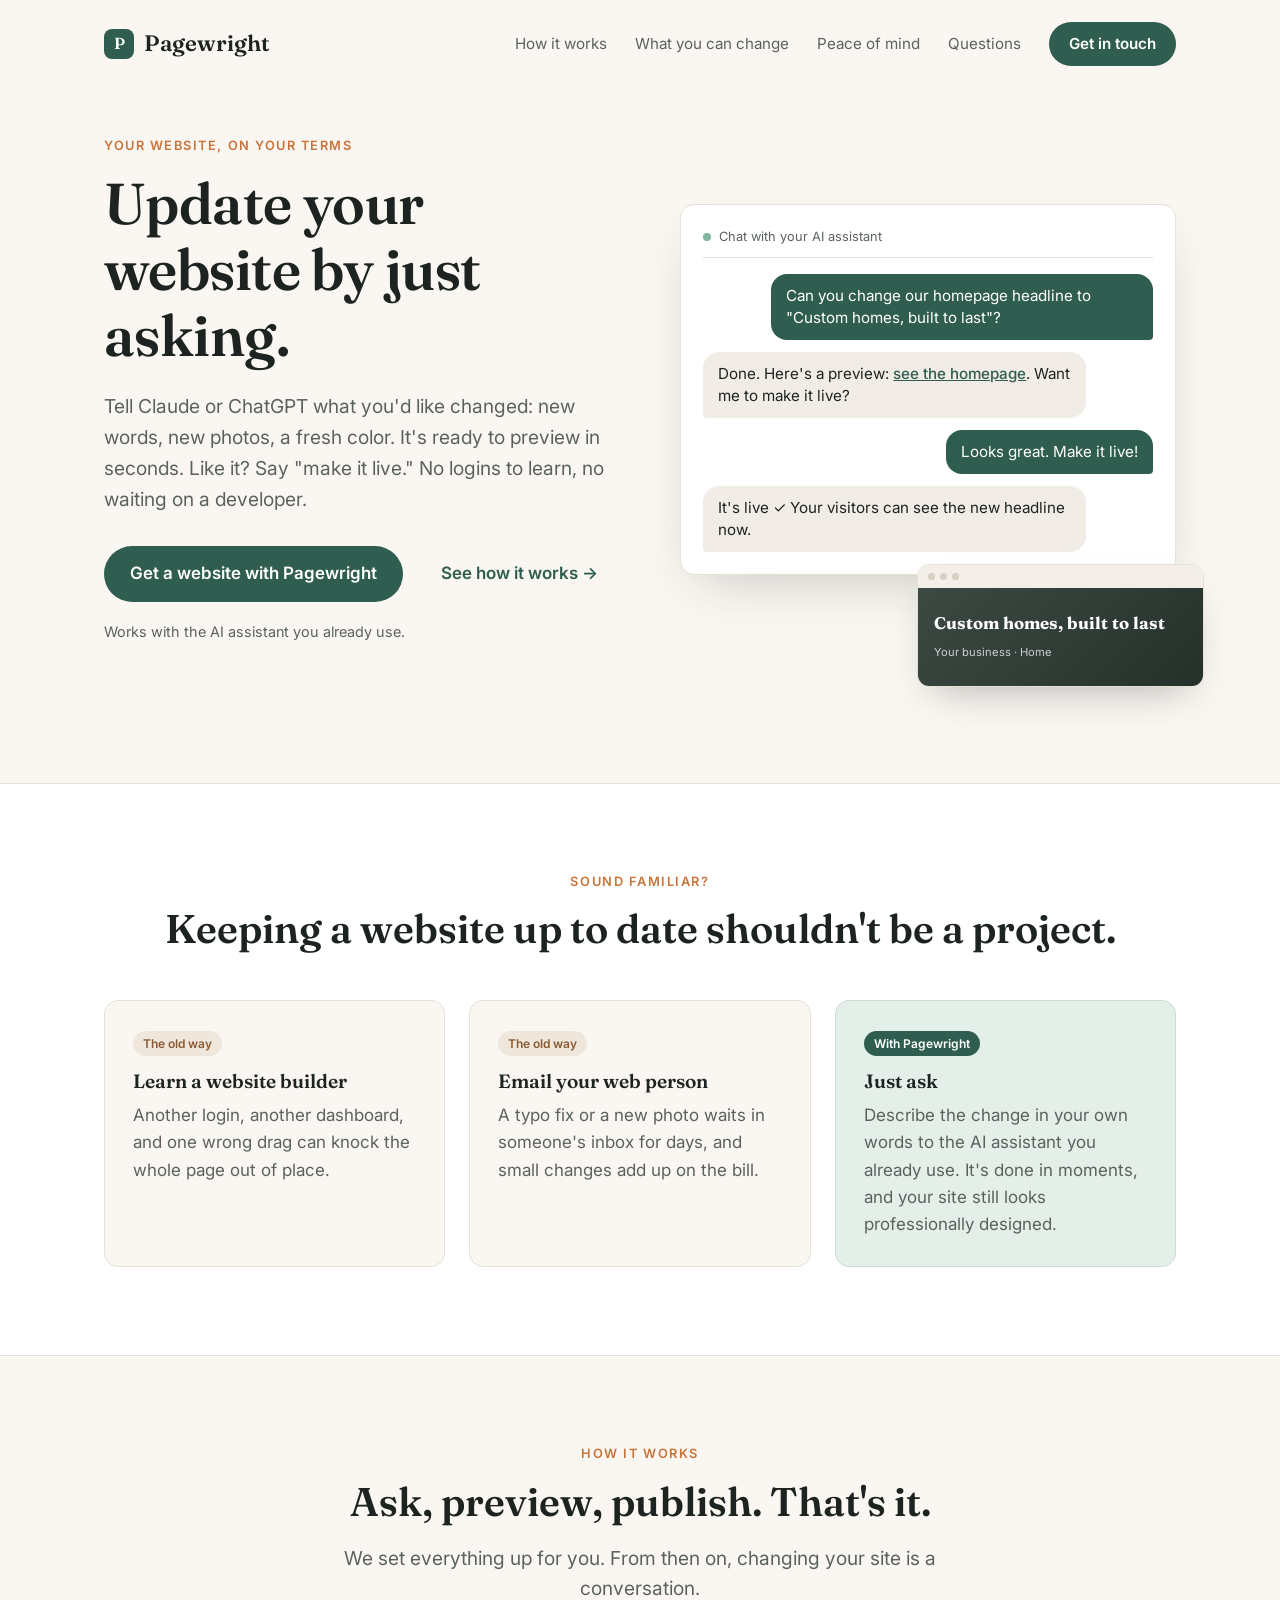
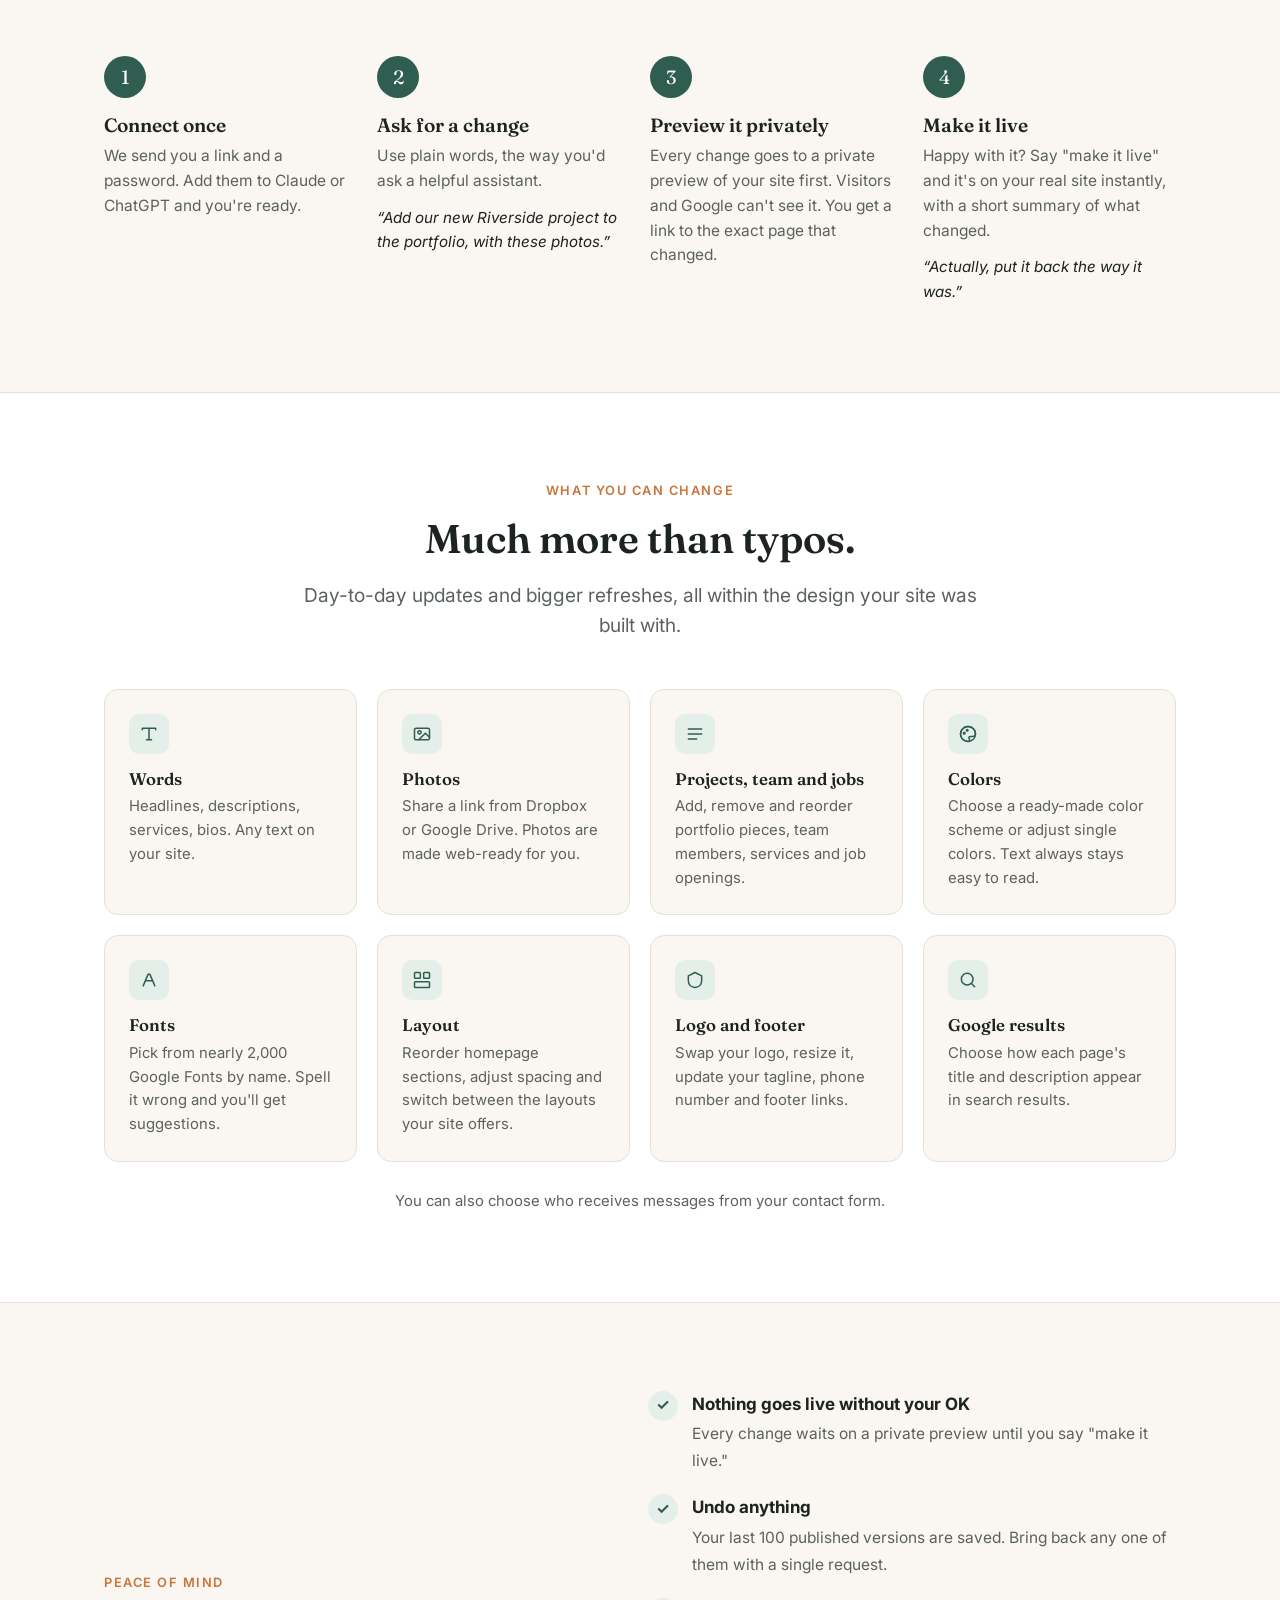
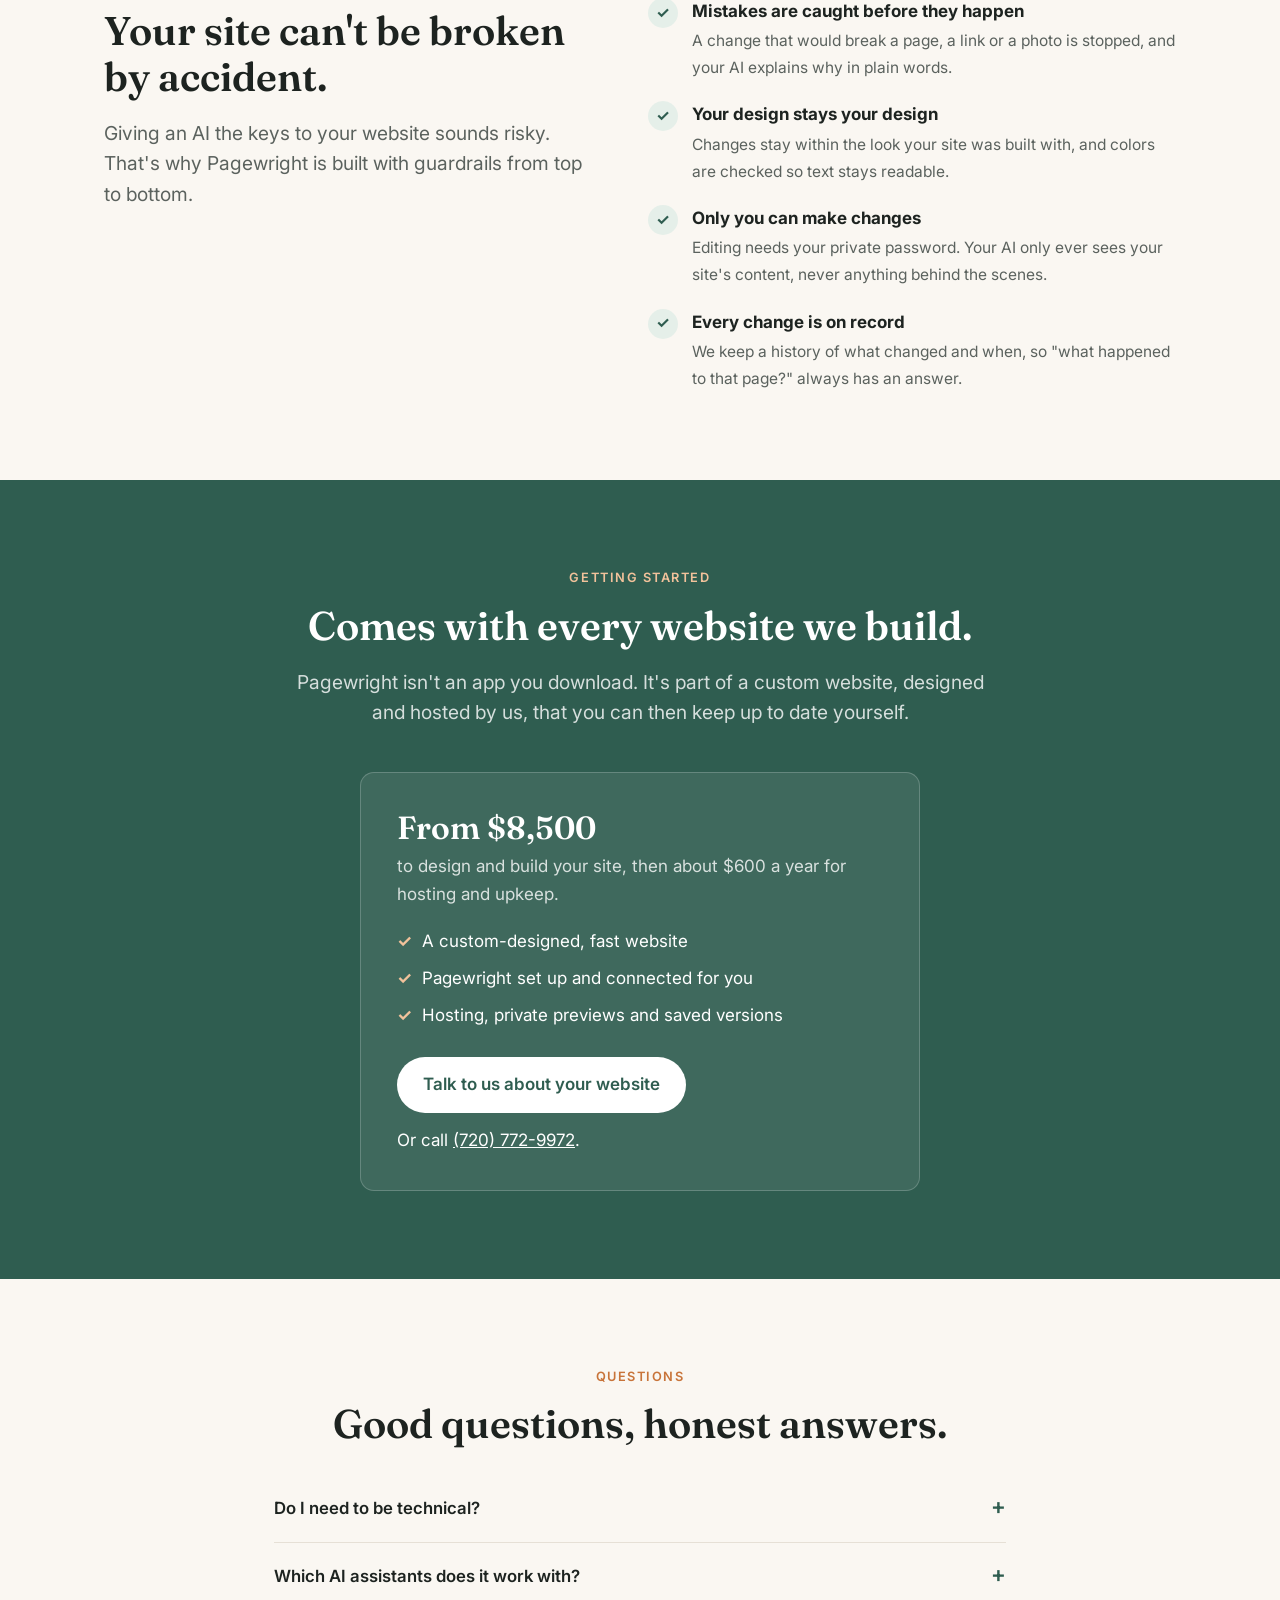
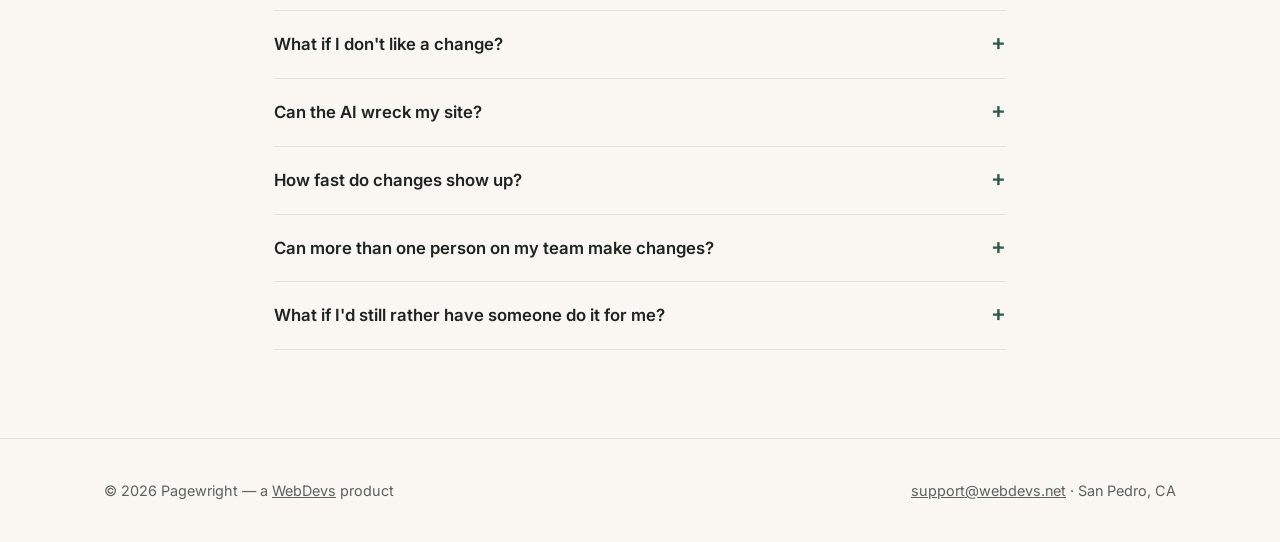
<file: index.html>
<!doctype html>
<html lang="en">
<head>
<meta charset="utf-8">
<meta name="viewport" content="width=device-width, initial-scale=1">
<title>Pagewright — Edit your website by just asking</title>
<meta name="description" content="Change your website's words, photos, colors and more by asking Claude or ChatGPT. Every change is previewed first, and any change can be undone.">
<link rel="preconnect" href="https://fonts.googleapis.com">
<link rel="preconnect" href="https://fonts.gstatic.com" crossorigin>
<link href="https://fonts.googleapis.com/css2?family=Fraunces:opsz,wght@9..144,500;9..144,600&family=Inter:wght@400;500;600&display=swap" rel="stylesheet">
<style>
  :root {
    --bg: #faf7f2;
    --surface: #ffffff;
    --ink: #1d2320;
    --muted: #5b625e;
    --line: #e6e0d6;
    --accent: #2f5d50;
    --accent-ink: #ffffff;
    --accent-soft: #e5efe9;
    --warm: #c8743a;
    --radius: 14px;
  }
  * { box-sizing: border-box; }
  html { scroll-behavior: smooth; }
  body {
    margin: 0;
    background: var(--bg);
    color: var(--ink);
    font: 400 17px/1.6 Inter, system-ui, -apple-system, sans-serif;
    -webkit-font-smoothing: antialiased;
  }
  h1, h2, h3 { font-family: Fraunces, Georgia, serif; font-weight: 600; line-height: 1.15; margin: 0; }
  h1 { font-size: clamp(2.3rem, 5vw, 3.6rem); letter-spacing: -0.01em; }
  h2 { font-size: clamp(1.8rem, 3.5vw, 2.5rem); }
  h3 { font-size: 1.2rem; }
  p { margin: 0; }
  a { color: inherit; }
  .wrap { max-width: 1120px; margin: 0 auto; padding: 0 24px; }
  section { padding: 88px 0; }
  .eyebrow { font-size: 0.8rem; font-weight: 600; letter-spacing: 0.12em; text-transform: uppercase; color: var(--warm); margin-bottom: 14px; }
  .lead { font-size: 1.2rem; color: var(--muted); max-width: 36em; }
  .center { text-align: center; }
  .center .lead { margin: 18px auto 0; }

  .btn { display: inline-block; padding: 14px 26px; border-radius: 999px; font-weight: 600; text-decoration: none; transition: transform .15s ease, background .15s ease; }
  .btn-primary { background: var(--accent); color: var(--accent-ink); }
  .btn-primary:hover { background: #244a40; transform: translateY(-1px); }
  .btn-ghost { color: var(--accent); }
  .btn-ghost:hover { text-decoration: underline; }

  /* nav */
  nav { padding: 22px 0; }
  nav .wrap { display: flex; align-items: center; justify-content: space-between; }
  .logo { font-family: Fraunces, Georgia, serif; font-size: 1.4rem; font-weight: 600; text-decoration: none; display: flex; align-items: center; gap: 10px; }
  .logo-mark { width: 30px; height: 30px; border-radius: 8px; background: var(--accent); display: grid; place-items: center; color: #fff; font-size: 1rem; }
  nav .links { display: flex; gap: 28px; align-items: center; font-size: 0.95rem; }
  nav .links a { text-decoration: none; color: var(--muted); }
  nav .links a:hover { color: var(--ink); }
  nav .links .btn { color: var(--accent-ink); padding: 10px 20px; }

  /* hero */
  .hero { padding: 48px 0 140px; }
  .hero .wrap { display: grid; grid-template-columns: 1.05fr 1fr; gap: 56px; align-items: center; }
  .hero p.lead { margin: 22px 0 32px; }
  .hero .ctas { display: flex; gap: 12px; flex-wrap: wrap; align-items: center; }
  .hero .small { margin-top: 18px; font-size: 0.9rem; color: var(--muted); }

  .demo { position: relative; }
  .chat { background: var(--surface); border: 1px solid var(--line); border-radius: var(--radius); box-shadow: 0 20px 50px -20px rgba(29,35,32,.25); padding: 22px; display: flex; flex-direction: column; gap: 12px; }
  .chat-head { display: flex; align-items: center; gap: 8px; font-size: 0.8rem; color: var(--muted); padding-bottom: 10px; border-bottom: 1px solid var(--line); margin-bottom: 4px; }
  .dot { width: 8px; height: 8px; border-radius: 50%; background: #7fb59a; }
  .bubble { max-width: 85%; padding: 11px 15px; border-radius: 16px; font-size: 0.95rem; line-height: 1.45; opacity: 0; transform: translateY(6px); animation: pop .4s ease forwards; }
  .me { align-self: flex-end; background: var(--accent); color: #fff; border-bottom-right-radius: 4px; }
  .ai { align-self: flex-start; background: #f1ede6; border-bottom-left-radius: 4px; }
  .ai a { color: var(--accent); font-weight: 500; }
  .bubble:nth-child(2) { animation-delay: .2s; }
  .bubble:nth-child(3) { animation-delay: 1s; }
  .bubble:nth-child(4) { animation-delay: 1.8s; }
  .bubble:nth-child(5) { animation-delay: 2.6s; }
  @keyframes pop { to { opacity: 1; transform: none; } }
  @media (prefers-reduced-motion: reduce) { .bubble { animation: none; opacity: 1; transform: none; } }

  .site-card { position: absolute; right: -28px; bottom: -112px; width: 58%; background: var(--surface); border: 1px solid var(--line); border-radius: 12px; overflow: hidden; box-shadow: 0 18px 40px -18px rgba(29,35,32,.35); }
  .site-bar { display: flex; gap: 5px; padding: 8px 10px; background: #f3efe8; }
  .site-bar span { width: 7px; height: 7px; border-radius: 50%; background: #d6cfc3; }
  .site-flag { background: var(--warm); color: #fff; font-size: 0.65rem; font-weight: 600; letter-spacing: .08em; text-transform: uppercase; text-align: center; padding: 4px; }
  .site-hero { padding: 22px 16px; background: linear-gradient(135deg, #3c4a43, #26302b); color: #fff; }
  .site-hero b { font-family: Fraunces, Georgia, serif; font-size: 1.05rem; display: block; }
  .site-hero i { font-style: normal; font-size: 0.7rem; opacity: .75; }

  /* problem */
  .problem { background: var(--surface); border-top: 1px solid var(--line); border-bottom: 1px solid var(--line); }
  .cards3 { display: grid; grid-template-columns: repeat(3, 1fr); gap: 24px; margin-top: 48px; }
  .card { background: var(--bg); border: 1px solid var(--line); border-radius: var(--radius); padding: 28px; }
  .card h3 { margin-bottom: 10px; }
  .card p { color: var(--muted); }
  .card.good { background: var(--accent-soft); border-color: #c9ddd2; }
  .tag { display: inline-block; font-size: 0.75rem; font-weight: 600; padding: 3px 10px; border-radius: 999px; margin-bottom: 14px; background: #efe7dc; color: #8a5a35; }
  .good .tag { background: var(--accent); color: #fff; }

  /* steps */
  .steps { display: grid; grid-template-columns: repeat(4, 1fr); gap: 20px; margin-top: 52px; counter-reset: s; }
  .step { position: relative; padding-top: 58px; }
  .step::before { counter-increment: s; content: counter(s); position: absolute; top: 0; left: 0; width: 42px; height: 42px; border-radius: 50%; background: var(--accent); color: #fff; font-family: Fraunces, Georgia, serif; font-size: 1.2rem; display: grid; place-items: center; }
  .step h3 { margin-bottom: 8px; }
  .step p { color: var(--muted); font-size: 0.97rem; }
  .step q { display: block; margin-top: 12px; font-style: italic; color: var(--ink); quotes: "“" "”"; font-size: 0.95rem; }

  /* features */
  .features { background: var(--surface); border-top: 1px solid var(--line); border-bottom: 1px solid var(--line); }
  .grid4 { display: grid; grid-template-columns: repeat(4, 1fr); gap: 20px; margin-top: 48px; }
  .tile { border: 1px solid var(--line); border-radius: var(--radius); padding: 24px; background: var(--bg); }
  .tile .ic { width: 40px; height: 40px; border-radius: 10px; background: var(--accent-soft); display: grid; place-items: center; margin-bottom: 16px; }
  .tile .ic svg { width: 20px; height: 20px; stroke: var(--accent); fill: none; stroke-width: 1.8; stroke-linecap: round; stroke-linejoin: round; }
  .tile h3 { font-size: 1.05rem; margin-bottom: 6px; }
  .tile p { font-size: 0.93rem; color: var(--muted); }

  /* safety */
  .safety .wrap { display: grid; grid-template-columns: 1fr 1.1fr; gap: 64px; align-items: center; }
  .checks { list-style: none; padding: 0; margin: 0; display: grid; gap: 20px; }
  .checks li { display: grid; grid-template-columns: 30px 1fr; gap: 14px; }
  .checks .ck { width: 30px; height: 30px; border-radius: 50%; background: var(--accent-soft); color: var(--accent); display: grid; place-items: center; font-weight: 700; }
  .checks b { display: block; margin-bottom: 2px; }
  .checks span { color: var(--muted); font-size: 0.97rem; }
  .safety .lead { margin-top: 18px; }

  /* pricing */
  .pricing { background: var(--accent); color: #fff; }
  .pricing .eyebrow { color: #f2c29b; }
  .pricing .lead { color: rgba(255,255,255,.8); }
  .price-box { margin: 44px auto 0; max-width: 560px; background: rgba(255,255,255,.08); border: 1px solid rgba(255,255,255,.2); border-radius: var(--radius); padding: 36px; text-align: left; }
  .price-box ul { list-style: none; padding: 0; margin: 20px 0 28px; display: grid; gap: 10px; }
  .price-box li::before { content: "✓"; margin-right: 10px; color: #f2c29b; font-weight: 700; }
  .price-box .btn { background: #fff; color: var(--accent); }
  .price-figure strong { display: block; font-family: Fraunces, Georgia, serif; font-size: 2rem; font-weight: 600; line-height: 1.2; }
  .price-figure span { display: block; margin-top: 6px; color: rgba(255,255,255,.8); }
  .todo { display: inline-block; background: #fff3c4; color: #6b5200; font: 600 0.75rem/1.4 Inter, sans-serif; padding: 3px 8px; border-radius: 6px; }

  /* faq */
  .faq .wrap { max-width: 780px; }
  details { border-bottom: 1px solid var(--line); padding: 20px 0; }
  summary { cursor: pointer; font-weight: 600; font-size: 1.05rem; list-style: none; display: flex; justify-content: space-between; gap: 16px; }
  summary::-webkit-details-marker { display: none; }
  summary::after { content: "+"; color: var(--accent); font-size: 1.4rem; line-height: 1; }
  details[open] summary::after { content: "–"; }
  details p { margin-top: 12px; color: var(--muted); }

  footer { padding: 40px 0; border-top: 1px solid var(--line); color: var(--muted); font-size: 0.9rem; }
  footer .wrap { display: flex; justify-content: space-between; flex-wrap: wrap; gap: 12px; }

  @media (max-width: 900px) {
    .hero .wrap, .safety .wrap { grid-template-columns: 1fr; gap: 72px; }
    .site-card { right: 8px; bottom: -100px; }
    .cards3 { grid-template-columns: 1fr; }
    .steps, .grid4 { grid-template-columns: 1fr 1fr; }
    nav .links a:not(.btn) { display: none; }
  }
  @media (max-width: 560px) {
    section { padding: 64px 0; }
    .wrap { padding: 0 16px; }
    .steps, .grid4 { grid-template-columns: 1fr; }
    .site-card { position: static; width: 100%; margin-top: 16px; }
  }
</style>
</head>
<body>

<nav>
  <div class="wrap">
    <a class="logo" href="#"><span class="logo-mark">P</span>Pagewright</a>
    <div class="links">
      <a href="#how">How it works</a>
      <a href="#what">What you can change</a>
      <a href="#safe">Peace of mind</a>
      <a href="#faq">Questions</a>
      <a class="btn btn-primary" href="#contact">Get in touch</a>
    </div>
  </div>
</nav>

<header class="hero">
  <div class="wrap">
    <div>
      <div class="eyebrow">Your website, on your terms</div>
      <h1>Update your website by just asking.</h1>
      <p class="lead">Tell Claude or ChatGPT what you'd like changed: new words, new photos, a fresh color. It's ready to preview in seconds. Like it? Say "make it live." No logins to learn, no waiting on a developer.</p>
      <div class="ctas">
        <a class="btn btn-primary" href="#contact">Get a website with Pagewright</a>
        <a class="btn btn-ghost" href="#how">See how it works →</a>
      </div>
      <p class="small">Works with the AI assistant you already use.</p>
    </div>

    <div class="demo" aria-label="Example conversation">
      <div class="chat">
        <div class="chat-head"><span class="dot"></span> Chat with your AI assistant</div>
        <div class="bubble me">Can you change our homepage headline to "Custom homes, built to last"?</div>
        <div class="bubble ai">Done. Here's a preview: <a href="#how">see the homepage</a>. Want me to make it live?</div>
        <div class="bubble me">Looks great. Make it live!</div>
        <div class="bubble ai">It's live ✓ Your visitors can see the new headline now.</div>
      </div>
      <div class="site-card" aria-hidden="true">
        <div class="site-bar"><span></span><span></span><span></span></div>
        <div class="site-hero"><b>Custom homes, built to last</b><i>Your business · Home</i></div>
      </div>
    </div>
  </div>
</header>

<section class="problem">
  <div class="wrap center">
    <div class="eyebrow">Sound familiar?</div>
    <h2>Keeping a website up to date shouldn't be a project.</h2>
    <div class="cards3" style="text-align:left">
      <div class="card">
        <span class="tag">The old way</span>
        <h3>Learn a website builder</h3>
        <p>Another login, another dashboard, and one wrong drag can knock the whole page out of place.</p>
      </div>
      <div class="card">
        <span class="tag">The old way</span>
        <h3>Email your web person</h3>
        <p>A typo fix or a new photo waits in someone's inbox for days, and small changes add up on the bill.</p>
      </div>
      <div class="card good">
        <span class="tag">With Pagewright</span>
        <h3>Just ask</h3>
        <p>Describe the change in your own words to the AI assistant you already use. It's done in moments, and your site still looks professionally designed.</p>
      </div>
    </div>
  </div>
</section>

<section id="how">
  <div class="wrap">
    <div class="center">
      <div class="eyebrow">How it works</div>
      <h2>Ask, preview, publish. That's it.</h2>
      <p class="lead">We set everything up for you. From then on, changing your site is a conversation.</p>
    </div>
    <div class="steps">
      <div class="step">
        <h3>Connect once</h3>
        <p>We send you a link and a password. Add them to Claude or ChatGPT and you're ready.</p>
      </div>
      <div class="step">
        <h3>Ask for a change</h3>
        <p>Use plain words, the way you'd ask a helpful assistant.</p>
        <q>Add our new Riverside project to the portfolio, with these photos.</q>
      </div>
      <div class="step">
        <h3>Preview it privately</h3>
        <p>Every change goes to a private preview of your site first. Visitors and Google can't see it. You get a link to the exact page that changed.</p>
      </div>
      <div class="step">
        <h3>Make it live</h3>
        <p>Happy with it? Say "make it live" and it's on your real site instantly, with a short summary of what changed.</p>
        <q>Actually, put it back the way it was.</q>
      </div>
    </div>
  </div>
</section>

<section id="what" class="features">
  <div class="wrap">
    <div class="center">
      <div class="eyebrow">What you can change</div>
      <h2>Much more than typos.</h2>
      <p class="lead">Day-to-day updates and bigger refreshes, all within the design your site was built with.</p>
    </div>
    <div class="grid4">
      <div class="tile">
        <div class="ic"><svg viewBox="0 0 24 24"><path d="M4 7V5h16v2M9 19h6M12 5v14"/></svg></div>
        <h3>Words</h3>
        <p>Headlines, descriptions, services, bios. Any text on your site.</p>
      </div>
      <div class="tile">
        <div class="ic"><svg viewBox="0 0 24 24"><rect x="3" y="5" width="18" height="14" rx="2"/><circle cx="9" cy="10" r="2"/><path d="m21 16-5-5-8 8"/></svg></div>
        <h3>Photos</h3>
        <p>Share a link from Dropbox or Google Drive. Photos are made web-ready for you.</p>
      </div>
      <div class="tile">
        <div class="ic"><svg viewBox="0 0 24 24"><path d="M4 6h16M4 12h16M4 18h10"/></svg></div>
        <h3>Projects, team and jobs</h3>
        <p>Add, remove and reorder portfolio pieces, team members, services and job openings.</p>
      </div>
      <div class="tile">
        <div class="ic"><svg viewBox="0 0 24 24"><circle cx="12" cy="12" r="9"/><path d="M12 3a9 9 0 0 0 0 18c1.5 0 2-1 2-2s-1-1.5-1-2.5 1-1.5 2-1.5h2a4 4 0 0 0 4-4c0-4.4-4-8-9-8z"/><circle cx="7.5" cy="11" r="1"/><circle cx="11" cy="7.5" r="1"/></svg></div>
        <h3>Colors</h3>
        <p>Choose a ready-made color scheme or adjust single colors. Text always stays easy to read.</p>
      </div>
      <div class="tile">
        <div class="ic"><svg viewBox="0 0 24 24"><path d="M5 19 11 5h2l6 14M8 13h8"/></svg></div>
        <h3>Fonts</h3>
        <p>Pick from nearly 2,000 Google Fonts by name. Spell it wrong and you'll get suggestions.</p>
      </div>
      <div class="tile">
        <div class="ic"><svg viewBox="0 0 24 24"><rect x="3" y="3" width="7" height="7" rx="1"/><rect x="14" y="3" width="7" height="7" rx="1"/><rect x="3" y="14" width="18" height="7" rx="1"/></svg></div>
        <h3>Layout</h3>
        <p>Reorder homepage sections, adjust spacing and switch between the layouts your site offers.</p>
      </div>
      <div class="tile">
        <div class="ic"><svg viewBox="0 0 24 24"><path d="M12 3 4 7v6c0 4.5 3.4 7.7 8 8 4.6-.3 8-3.5 8-8V7z"/></svg></div>
        <h3>Logo and footer</h3>
        <p>Swap your logo, resize it, update your tagline, phone number and footer links.</p>
      </div>
      <div class="tile">
        <div class="ic"><svg viewBox="0 0 24 24"><circle cx="11" cy="11" r="7"/><path d="m20 20-3.5-3.5"/></svg></div>
        <h3>Google results</h3>
        <p>Choose how each page's title and description appear in search results.</p>
      </div>
    </div>
    <p class="center" style="margin-top:28px;color:var(--muted);font-size:.93rem">You can also choose who receives messages from your contact form.</p>
  </div>
</section>

<section id="safe" class="safety">
  <div class="wrap">
    <div>
      <div class="eyebrow">Peace of mind</div>
      <h2>Your site can't be broken by accident.</h2>
      <p class="lead">Giving an AI the keys to your website sounds risky. That's why Pagewright is built with guardrails from top to bottom.</p>
    </div>
    <ul class="checks">
      <li><span class="ck">✓</span><div><b>Nothing goes live without your OK</b><span>Every change waits on a private preview until you say "make it live."</span></div></li>
      <li><span class="ck">✓</span><div><b>Undo anything</b><span>Your last 100 published versions are saved. Bring back any one of them with a single request.</span></div></li>
      <li><span class="ck">✓</span><div><b>Mistakes are caught before they happen</b><span>A change that would break a page, a link or a photo is stopped, and your AI explains why in plain words.</span></div></li>
      <li><span class="ck">✓</span><div><b>Your design stays your design</b><span>Changes stay within the look your site was built with, and colors are checked so text stays readable.</span></div></li>
      <li><span class="ck">✓</span><div><b>Only you can make changes</b><span>Editing needs your private password. Your AI only ever sees your site's content, never anything behind the scenes.</span></div></li>
      <li><span class="ck">✓</span><div><b>Every change is on record</b><span>We keep a history of what changed and when, so "what happened to that page?" always has an answer.</span></div></li>
    </ul>
  </div>
</section>

<section id="contact" class="pricing">
  <div class="wrap center">
    <div class="eyebrow">Getting started</div>
    <h2>Comes with every website we build.</h2>
    <p class="lead">Pagewright isn't an app you download. It's part of a custom website, designed and hosted by us, that you can then keep up to date yourself.</p>
    <div class="price-box">
      <div class="price-figure">
        <strong>From $8,500</strong>
        <span>to design and build your site, then about $600 a year for hosting and upkeep.</span>
      </div>
      <ul>
        <li>A custom-designed, fast website</li>
        <li>Pagewright set up and connected for you</li>
        <li>Hosting, private previews and saved versions</li>
      </ul>
      <a class="btn" href="mailto:support@webdevs.net?subject=Pagewright%20website%20enquiry">Talk to us about your website</a>
      <p style="margin-top:14px">Or call <a href="tel:+17207729972">(720)&nbsp;772-9972</a>.</p>
    </div>
  </div>
</section>

<section id="faq" class="faq">
  <div class="wrap">
    <div class="center" style="margin-bottom:28px">
      <div class="eyebrow">Questions</div>
      <h2>Good questions, honest answers.</h2>
    </div>
    <details>
      <summary>Do I need to be technical?</summary>
      <p>No. If you can type or speak a request to Claude or ChatGPT, you can update your site. Talking is often quicker: the Claude and ChatGPT apps take voice input, and <a href="https://webdevs.net/portfolio/loquio">Loquio</a>, our free voice dictation app (coming soon), lets you speak a request into any app. We handle all the setup, and you never see any code.</p>
    </details>
    <details>
      <summary>Which AI assistants does it work with?</summary>
      <p>Claude and ChatGPT. You use your own account, the same one you already chat with.
      Adding a connector is supported on the current paid plans for both; we'll confirm your
      specific plan works during setup, before you commit to anything.</p>
    </details>
    <details>
      <summary>What if I don't like a change?</summary>
      <p>If it's still in the preview, just ask for it to be thrown away. If it's already live, ask to go back to an earlier version. Your last 100 published versions are kept.</p>
    </details>
    <details>
      <summary>Can the AI wreck my site?</summary>
      <p>No. It can only make the kinds of changes your site was built to accept, and anything that would break a page is refused. Nothing reaches your visitors until you approve it.</p>
    </details>
    <details>
      <summary>How fast do changes show up?</summary>
      <p>Right away. The preview updates as soon as the change is made, and your live site updates the moment you say so.</p>
    </details>
    <details>
      <summary>Can more than one person on my team make changes?</summary>
      <p>Yes. Anyone you share the editor password with can connect their own Claude or ChatGPT.</p>
    </details>
    <details>
      <summary>What if I'd still rather have someone do it for me?</summary>
      <p>That's fine. Pagewright is there when you want it. You can always reach out to us instead.</p>
    </details>
  </div>
</section>

<footer>
  <div class="wrap">
    <span>© 2026 Pagewright — a <a href="https://webdevs.net">WebDevs</a> product</span>
    <span><a href="mailto:support@webdevs.net">support@webdevs.net</a> · San Pedro, CA</span>
  </div>
</footer>

</body>
</html>
</file>
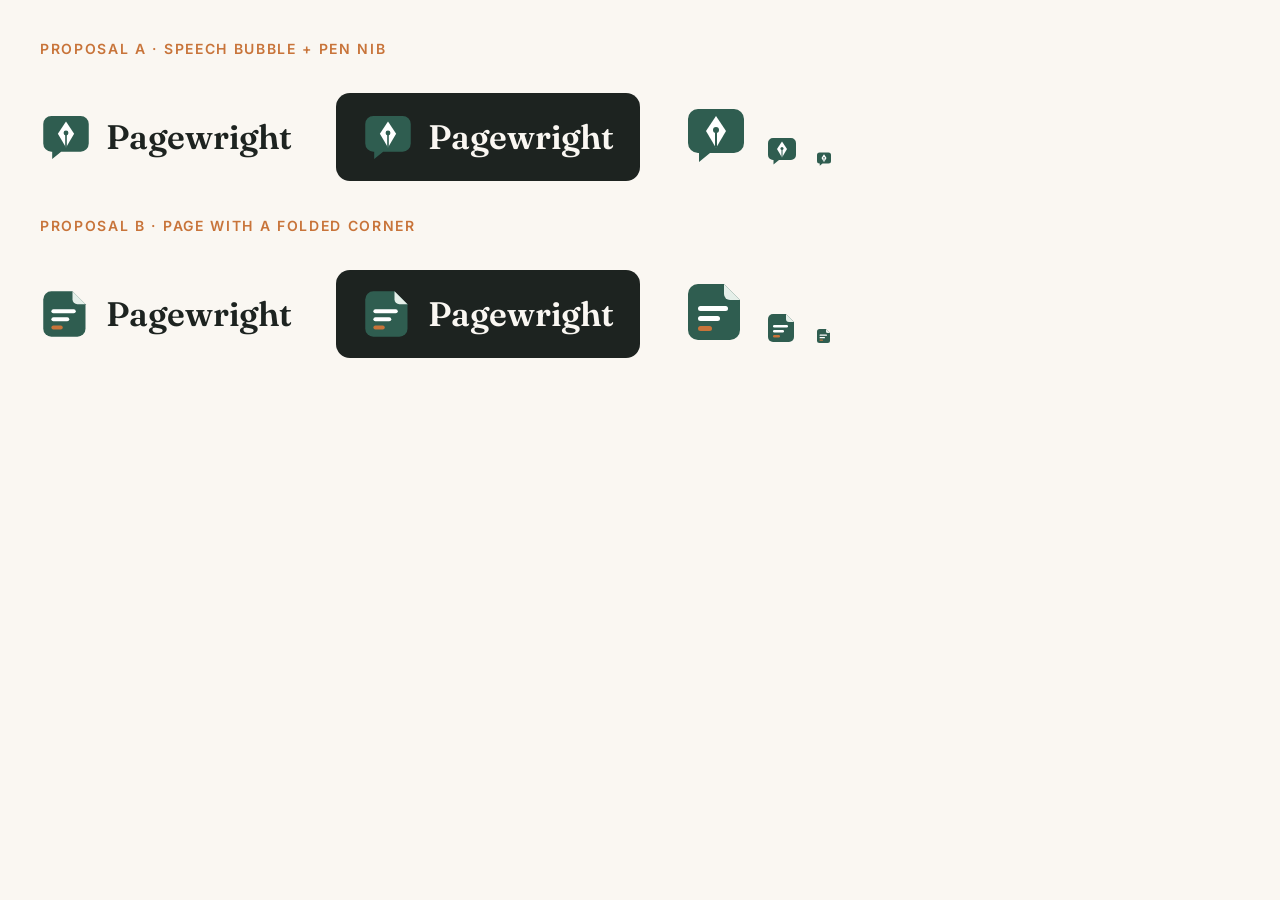
<file: brand/logo-proposals/preview.html>
<!doctype html><meta charset="utf-8"><title>Pagewright logo proposals</title>
<link href="https://fonts.googleapis.com/css2?family=Fraunces:opsz,wght@9..144,600&family=Inter:wght@400;600&display=swap" rel="stylesheet">
<style>body{margin:0;background:#faf7f2;font-family:Inter,sans-serif;color:#1d2320;padding:40px;display:grid;gap:36px}
.row{display:flex;align-items:center;gap:44px}.lock{display:flex;align-items:center;gap:14px;font:600 34px Fraunces,serif}
.lock img{width:52px}.dark{background:#1d2320;color:#faf7f2;padding:18px 26px;border-radius:14px}
.sizes img{margin-right:18px}h2{font:600 14px Inter;letter-spacing:.12em;text-transform:uppercase;color:#c8743a;margin:0}</style>
<h2>Proposal A · speech bubble + pen nib</h2>
<div class="row"><div class="lock"><img src="a-speech-nib.svg">Pagewright</div><div class="lock dark"><img src="a-speech-nib.svg">Pagewright</div>
<div class="sizes"><img src="a-speech-nib.svg" width="64"><img src="a-speech-nib.svg" width="32"><img src="a-speech-nib.svg" width="16"></div></div>
<h2>Proposal B · page with a folded corner</h2>
<div class="row"><div class="lock"><img src="b-page-corner.svg">Pagewright</div><div class="lock dark"><img src="b-page-corner.svg">Pagewright</div>
<div class="sizes"><img src="b-page-corner.svg" width="64"><img src="b-page-corner.svg" width="32"><img src="b-page-corner.svg" width="16"></div></div>
</file>
